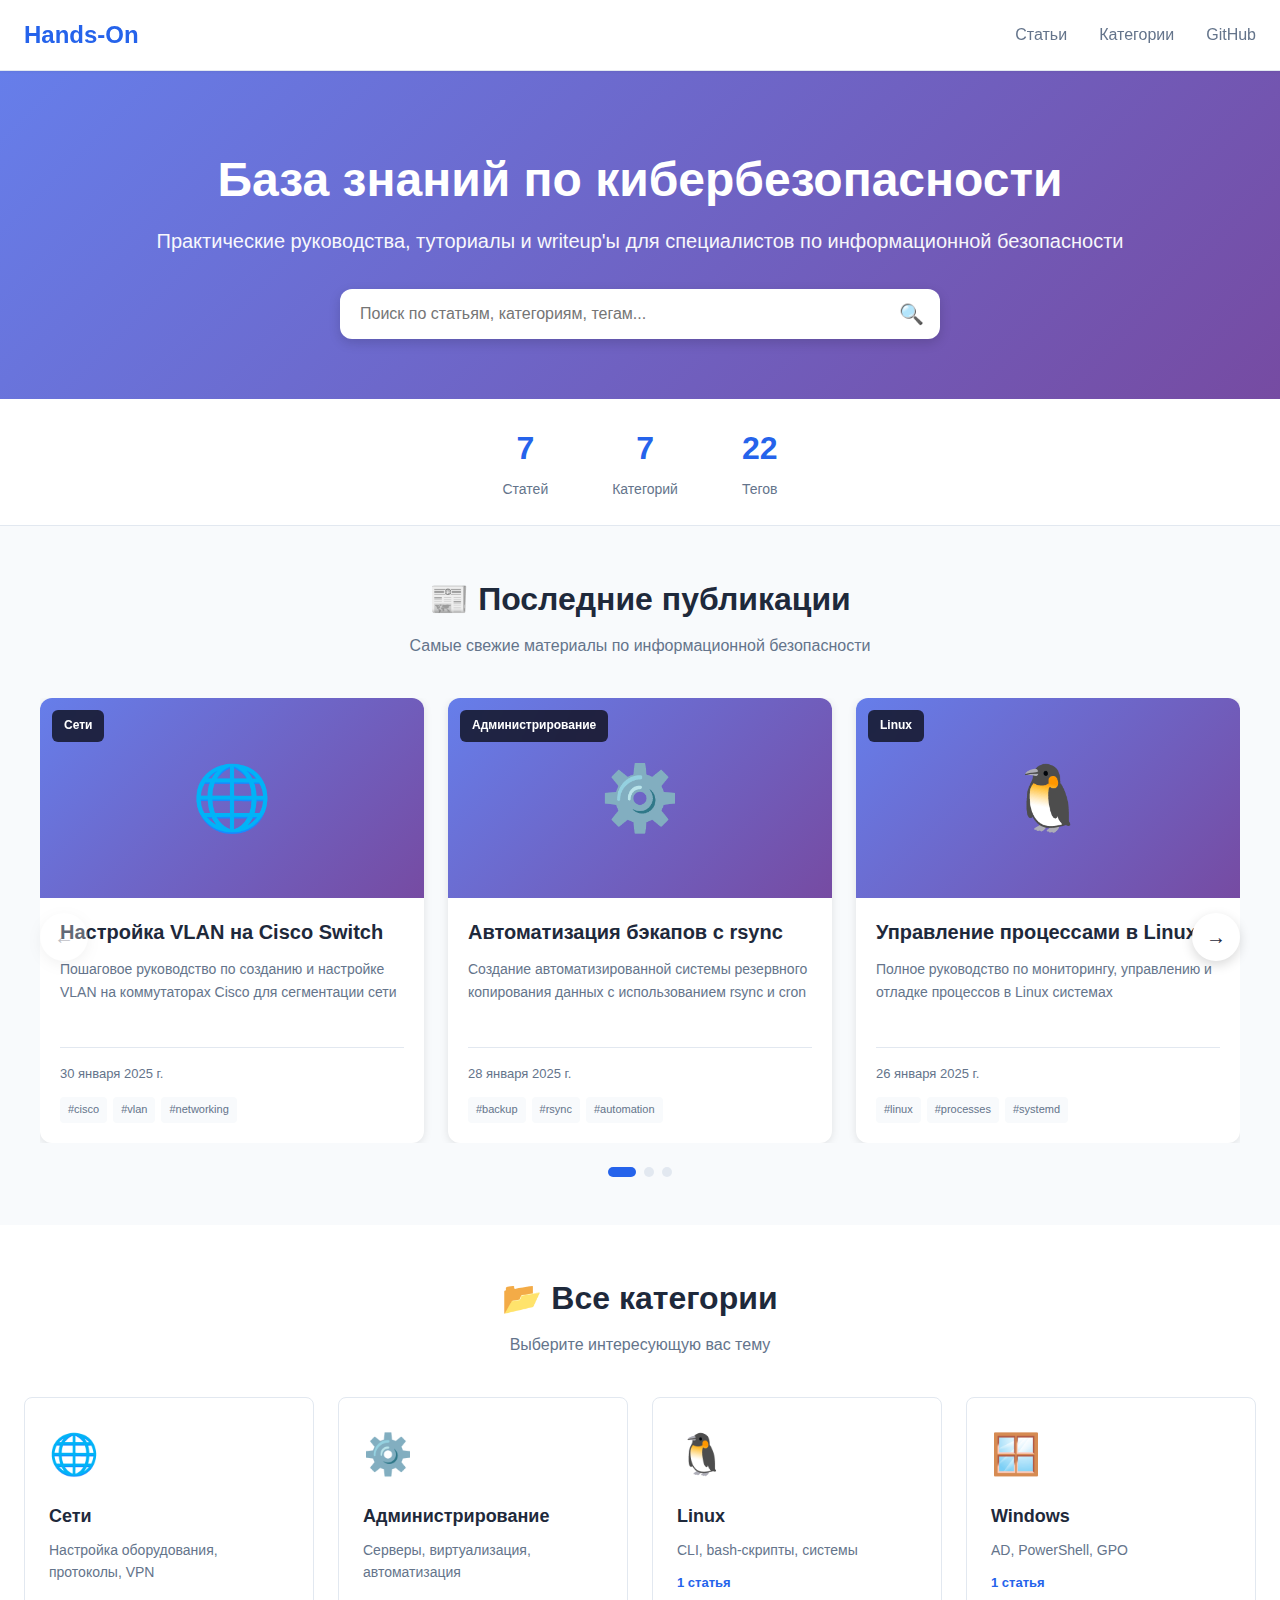
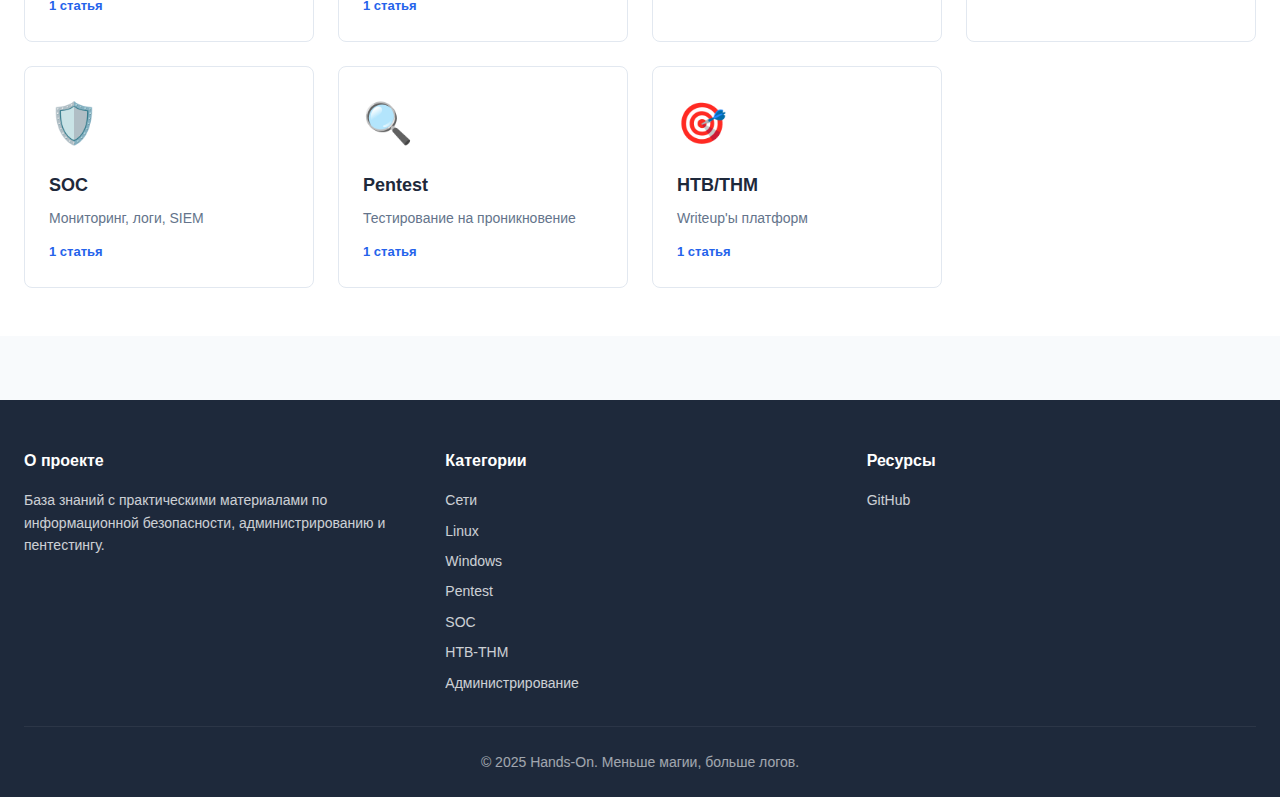
<file: index.html>
<!DOCTYPE html>
<html lang="ru">
<head>
    <meta charset="UTF-8">
    <meta name="viewport" content="width=device-width, initial-scale=1.0">
    <title>Hands-On - Практическая база знаний по сетям и ИБ</title>
    <style>
        * {
            margin: 0;
            padding: 0;
            box-sizing: border-box;
        }

        :root {
            --primary: #2563eb;
            --primary-dark: #1e40af;
            --secondary: #64748b;
            --success: #10b981;
            --bg: #ffffff;
            --bg-secondary: #f8fafc;
            --border: #e2e8f0;
            --text: #1e293b;
            --text-light: #64748b;
        }

        body {
            font-family: -apple-system, BlinkMacSystemFont, 'Segoe UI', Roboto, sans-serif;
            background: var(--bg-secondary);
            color: var(--text);
            line-height: 1.6;
        }

        .container {
            max-width: 1280px;
            margin: 0 auto;
            padding: 0 24px;
        }

        header {
            background: var(--bg);
            border-bottom: 1px solid var(--border);
            position: sticky;
            top: 0;
            z-index: 100;
            box-shadow: 0 1px 3px rgba(0,0,0,0.05);
        }

        .header-content {
            display: flex;
            justify-content: space-between;
            align-items: center;
            padding: 16px 0;
        }

        .logo {
            font-size: 24px;
            font-weight: 700;
            color: var(--primary);
            text-decoration: none;
            display: flex;
            align-items: center;
            gap: 8px;
        }

        nav {
            display: flex;
            gap: 32px;
            align-items: center;
        }

        nav a {
            color: var(--text-light);
            text-decoration: none;
            font-weight: 500;
            transition: color 0.2s;
        }

        nav a:hover {
            color: var(--primary);
        }

        .hero {
            background: linear-gradient(135deg, #667eea 0%, #764ba2 100%);
            color: white;
            padding: 80px 0 60px;
            text-align: center;
        }

        .hero h1 {
            font-size: 48px;
            font-weight: 800;
            margin-bottom: 16px;
            line-height: 1.2;
        }

        .hero p {
            font-size: 20px;
            opacity: 0.95;
            margin-bottom: 32px;
        }

        .search-wrapper {
            max-width: 600px;
            margin: 0 auto;
            position: relative;
        }

        .search-box {
            width: 100%;
            padding: 16px 48px 16px 20px;
            border: none;
            border-radius: 12px;
            font-size: 16px;
            box-shadow: 0 4px 12px rgba(0,0,0,0.15);
        }

        .search-icon {
            position: absolute;
            right: 16px;
            top: 50%;
            transform: translateY(-50%);
            font-size: 20px;
        }

        .search-results {
            display: none;
            position: absolute;
            top: 100%;
            left: 0;
            right: 0;
            background: white;
            border-radius: 8px;
            box-shadow: 0 8px 24px rgba(0,0,0,0.15);
            margin-top: 8px;
            max-height: 400px;
            overflow-y: auto;
            z-index: 50;
        }

        .search-results.active {
            display: block;
        }

        .search-result-item {
            padding: 12px 16px;
            border-bottom: 1px solid var(--border);
            cursor: pointer;
            text-decoration: none;
            display: block;
            color: var(--text);
        }

        .search-result-item:hover {
            background: var(--bg-secondary);
        }

        .search-result-title {
            font-weight: 600;
            margin-bottom: 4px;
        }

        .search-result-category {
            font-size: 12px;
            color: var(--text-light);
        }

        .stats-bar {
            background: var(--bg);
            padding: 24px 0;
            border-bottom: 1px solid var(--border);
        }

        .stats {
            display: flex;
            justify-content: center;
            gap: 64px;
            flex-wrap: wrap;
        }

        .stat-item {
            text-align: center;
        }

        .stat-number {
            font-size: 32px;
            font-weight: 700;
            color: var(--primary);
        }

        .stat-label {
            font-size: 14px;
            color: var(--text-light);
            margin-top: 4px;
        }

        /* Featured Articles Carousel */
        .featured-section {
            padding: 48px 0;
        }

        .section-header {
            text-align: center;
            margin-bottom: 40px;
        }

        .section-title {
            font-size: 32px;
            font-weight: 700;
            color: var(--text);
            margin-bottom: 8px;
        }

        .section-subtitle {
            color: var(--text-light);
            font-size: 16px;
        }

        .carousel-container {
            position: relative;
            max-width: 1200px;
            margin: 0 auto;
        }

        .carousel-wrapper {
            overflow: hidden;
        }

        .carousel-track {
            display: flex;
            gap: 24px;
            transition: transform 0.5s ease;
        }

        .featured-card {
            min-width: calc(33.333% - 16px);
            background: var(--bg);
            border-radius: 12px;
            overflow: hidden;
            box-shadow: 0 2px 8px rgba(0,0,0,0.1);
            transition: all 0.3s;
            text-decoration: none;
            display: flex;
            flex-direction: column;
        }

        .featured-card:hover {
            transform: translateY(-8px);
            box-shadow: 0 8px 24px rgba(0,0,0,0.15);
        }

        .featured-thumbnail {
            width: 100%;
            height: 200px;
            background: linear-gradient(135deg, #667eea 0%, #764ba2 100%);
            display: flex;
            align-items: center;
            justify-content: center;
            font-size: 64px;
            position: relative;
        }

        .featured-category {
            position: absolute;
            top: 12px;
            left: 12px;
            padding: 6px 12px;
            background: rgba(0,0,0,0.7);
            color: white;
            border-radius: 6px;
            font-size: 12px;
            font-weight: 600;
            backdrop-filter: blur(10px);
        }

        .featured-content {
            padding: 20px;
            flex-grow: 1;
            display: flex;
            flex-direction: column;
        }

        .featured-title {
            font-size: 20px;
            font-weight: 600;
            color: var(--text);
            margin-bottom: 12px;
            line-height: 1.4;
        }

        .featured-excerpt {
            color: var(--text-light);
            font-size: 14px;
            line-height: 1.6;
            margin-bottom: 16px;
            flex-grow: 1;
        }

        .featured-footer {
            display: flex;
            justify-content: space-between;
            align-items: center;
            padding-top: 16px;
            border-top: 1px solid var(--border);
        }

        .featured-date {
            color: var(--text-light);
            font-size: 13px;
        }

        .featured-tags {
            display: flex;
            gap: 6px;
            flex-wrap: wrap;
        }

        .tag {
            padding: 4px 8px;
            background: var(--bg-secondary);
            color: var(--text-light);
            border-radius: 4px;
            font-size: 11px;
        }

        .carousel-controls {
            position: absolute;
            top: 50%;
            transform: translateY(-50%);
            width: 100%;
            display: flex;
            justify-content: space-between;
            pointer-events: none;
            padding: 0 -50px;
        }

        .carousel-btn {
            width: 48px;
            height: 48px;
            border-radius: 50%;
            border: none;
            background: var(--bg);
            box-shadow: 0 4px 12px rgba(0,0,0,0.15);
            cursor: pointer;
            display: flex;
            align-items: center;
            justify-content: center;
            font-size: 20px;
            transition: all 0.3s;
            pointer-events: all;
            color: var(--text);
        }

        .carousel-btn:hover {
            background: var(--primary);
            color: white;
            transform: scale(1.1);
        }

        .carousel-btn:disabled {
            opacity: 0.3;
            cursor: not-allowed;
        }

        .carousel-dots {
            display: flex;
            justify-content: center;
            gap: 8px;
            margin-top: 24px;
        }

        .dot {
            width: 10px;
            height: 10px;
            border-radius: 50%;
            background: var(--border);
            cursor: pointer;
            transition: all 0.3s;
        }

        .dot.active {
            background: var(--primary);
            width: 28px;
            border-radius: 5px;
        }

        /* Categories Section */
        .categories-section {
            padding: 48px 0;
            background: var(--bg);
        }

        .categories-grid {
            display: grid;
            grid-template-columns: repeat(auto-fit, minmax(280px, 1fr));
            gap: 24px;
            margin-top: 32px;
        }

        .category-card {
            border: 1px solid var(--border);
            border-radius: 8px;
            padding: 24px;
            text-decoration: none;
            display: block;
            transition: all 0.3s;
            background: var(--bg);
        }

        .category-card:hover {
            border-color: var(--primary);
            transform: translateY(-2px);
            box-shadow: 0 4px 12px rgba(37, 99, 235, 0.1);
        }

        .category-icon {
            font-size: 40px;
            margin-bottom: 16px;
            display: block;
        }

        .category-name {
            font-size: 18px;
            font-weight: 600;
            color: var(--text);
            margin-bottom: 8px;
        }

        .category-description {
            font-size: 14px;
            color: var(--text-light);
            margin-bottom: 12px;
        }

        .category-count {
            font-size: 13px;
            color: var(--primary);
            font-weight: 600;
        }

        footer {
            background: var(--text);
            color: var(--bg-secondary);
            padding: 48px 0 24px;
            margin-top: 64px;
        }

        .footer-content {
            display: grid;
            grid-template-columns: repeat(auto-fit, minmax(200px, 1fr));
            gap: 32px;
            margin-bottom: 32px;
        }

        .footer-section h3 {
            font-size: 16px;
            font-weight: 700;
            margin-bottom: 16px;
            color: white;
        }

        .footer-links {
            display: flex;
            flex-direction: column;
            gap: 8px;
        }

        .footer-links a {
            color: var(--bg-secondary);
            text-decoration: none;
            font-size: 14px;
            opacity: 0.8;
        }

        .footer-links a:hover {
            opacity: 1;
            color: white;
        }

        .footer-bottom {
            text-align: center;
            padding-top: 24px;
            border-top: 1px solid rgba(255,255,255,0.1);
            opacity: 0.6;
            font-size: 14px;
        }

        @media (max-width: 968px) {
            .hero h1 {
                font-size: 36px;
            }

            .featured-card {
                min-width: calc(50% - 12px);
            }

            .stats {
                gap: 32px;
            }
        }

        @media (max-width: 640px) {
            .featured-card {
                min-width: 100%;
            }

            .carousel-controls {
                padding: 0 8px;
            }

            .carousel-btn {
                width: 40px;
                height: 40px;
                font-size: 16px;
            }
        }
    </style>
</head>
<body>
    <header>
        <div class="container">
            <div class="header-content">
                <a href="index.html" class="logo">
                    <span>Hands-On</span>
                </a>
                <nav>
                    <a href="#featured">Статьи</a>
                    <a href="#categories">Категории</a>
                    <a href="https://github.com/mnuryyev" target="_blank">GitHub</a>
                </nav>
            </div>
        </div>
    </header>

    <section class="hero">
        <div class="container">
            <h1>База знаний по кибербезопасности</h1>
            <p>Практические руководства, туториалы и writeup'ы для специалистов по информационной безопасности</p>
            
            <div class="search-wrapper">
                <input type="text" class="search-box" id="searchInput" placeholder="Поиск по статьям, категориям, тегам...">
                <span class="search-icon">🔍</span>
                <div class="search-results" id="searchResults"></div>
            </div>
        </div>
    </section>

    <section class="stats-bar">
        <div class="container">
            <div class="stats">
                <div class="stat-item">
                    <div class="stat-number" id="totalArticles">0</div>
                    <div class="stat-label">Статей</div>
                </div>
                <div class="stat-item">
                    <div class="stat-number" id="totalCategories">0</div>
                    <div class="stat-label">Категорий</div>
                </div>
                <div class="stat-item">
                    <div class="stat-number" id="totalTags">0</div>
                    <div class="stat-label">Тегов</div>
                </div>
            </div>
        </div>
    </section>

    <section class="featured-section" id="featured">
        <div class="container">
            <div class="section-header">
                <h2 class="section-title">📰 Последние публикации</h2>
                <p class="section-subtitle">Самые свежие материалы по информационной безопасности</p>
            </div>

            <div class="carousel-container">
                <div class="carousel-wrapper">
                    <div class="carousel-track" id="carouselTrack"></div>
                </div>
                <div class="carousel-controls">
                    <button class="carousel-btn" id="prevBtn">←</button>
                    <button class="carousel-btn" id="nextBtn">→</button>
                </div>
                <div class="carousel-dots" id="carouselDots"></div>
            </div>
        </div>
    </section>

    <section class="categories-section" id="categories">
        <div class="container">
            <div class="section-header">
                <h2 class="section-title">📂 Все категории</h2>
                <p class="section-subtitle">Выберите интересующую вас тему</p>
            </div>
            <div class="categories-grid" id="categoriesGrid"></div>
        </div>
    </section>

    <footer>
        <div class="container">
            <div class="footer-content">
                <div class="footer-section">
                    <h3>О проекте</h3>
                    <p style="opacity: 0.8; font-size: 14px; margin-top: 8px;">
                        База знаний с практическими материалами по информационной безопасности, администрированию и пентестингу.
                    </p>
                </div>
                <div class="footer-section">
                    <h3>Категории</h3>
                    <div class="footer-links">
                        <a href="networks/index.html">Сети</a>
                        <a href="linux/index.html">Linux</a>
                        <a href="windows/index.html">Windows</a>
                        <a href="pentest/index.html">Pentest</a>
                        <a href="soc/index.html">SOC</a>
                        <a href="htb/index.html">HTB-THM</a>
                        <a href="admin/index.html">Администрирование</a>
                    </div>
                </div>
                <div class="footer-section">
                    <h3>Ресурсы</h3>
                    <div class="footer-links">
                        <a href="https://github.com/mnuryyev" target="_blank">GitHub</a>
                    </div>
                </div>
            </div>
            <div class="footer-bottom">
                <p>&copy; 2025 Hands-On. Меньше магии, больше логов.</p>
            </div>
        </div>
    </footer>

    <script>
        const articles = [
            {
                id: 1,
                title: 'Настройка VLAN на Cisco Switch',
                category: 'Сети',
                categoryUrl: 'networks',
                url: 'networks/vlan-cisco.html',
                date: '2025-01-30',
                excerpt: 'Пошаговое руководство по созданию и настройке VLAN на коммутаторах Cisco для сегментации сети',
                tags: ['cisco', 'vlan', 'networking']
            },
            {
                id: 2,
                title: 'Автоматизация бэкапов с rsync',
                category: 'Администрирование',
                categoryUrl: 'admin',
                url: 'admin/rsync-backup.html',
                date: '2025-01-28',
                excerpt: 'Создание автоматизированной системы резервного копирования данных с использованием rsync и cron',
                tags: ['backup', 'rsync', 'automation']
            },
            {
                id: 3,
                title: 'Управление процессами в Linux',
                category: 'Linux',
                categoryUrl: 'linux',
                url: 'linux/process-management.html',
                date: '2025-01-26',
                excerpt: 'Полное руководство по мониторингу, управлению и отладке процессов в Linux системах',
                tags: ['linux', 'processes', 'systemd']
            },
            {
                id: 4,
                title: 'PowerShell: Управление пользователями AD',
                category: 'Windows',
                categoryUrl: 'windows',
                url: 'windows/powershell-ad.html',
                date: '2025-01-24',
                excerpt: 'Автоматизация управления пользователями Active Directory с помощью PowerShell скриптов',
                tags: ['powershell', 'active-directory', 'windows']
            },
            {
                id: 5,
                title: 'Анализ логов с grep и awk',
                category: 'SOC',
                categoryUrl: 'soc',
                url: 'soc/log-analysis.html',
                date: '2025-01-22',
                excerpt: 'Эффективные техники поиска угроз и анализа инцидентов в логах с помощью grep, awk и других инструментов',
                tags: ['logs', 'soc', 'grep', 'awk']
            },
            {
                id: 6,
                title: 'Разведка с помощью Nmap',
                category: 'Pentest',
                categoryUrl: 'pentest',
                url: 'pentest/nmap-guide.html',
                date: '2025-01-20',
                excerpt: 'Комплексное руководство по использованию Nmap для разведки и сканирования сетей',
                tags: ['nmap', 'recon', 'scanning']
            },
            {
                id: 7,
                title: '[HTB] Lame - Walkthrough',
                category: 'HTB/THM',
                categoryUrl: 'htb',
                url: 'htb/lame-walkthrough.html',
                date: '2025-01-18',
                excerpt: 'Подробный разбор машины Lame с HackTheBox: эксплуатация Samba 3.0.20 и получение root доступа',
                tags: ['htb', 'writeup', 'samba', 'linux']
            }
        ];

        const categories = [
            { name: 'Сети', icon: '🌐', url: 'networks/index.html', description: 'Настройка оборудования, протоколы, VPN', categoryUrl: 'networks' },
            { name: 'Администрирование', icon: '⚙️', url: 'admin/index.html', description: 'Серверы, виртуализация, автоматизация', categoryUrl: 'admin' },
            { name: 'Linux', icon: '🐧', url: 'linux/index.html', description: 'CLI, bash-скрипты, системы', categoryUrl: 'linux' },
            { name: 'Windows', icon: '🪟', url: 'windows/index.html', description: 'AD, PowerShell, GPO', categoryUrl: 'windows' },
            { name: 'SOC', icon: '🛡️', url: 'soc/index.html', description: 'Мониторинг, логи, SIEM', categoryUrl: 'soc' },
            { name: 'Pentest', icon: '🔍', url: 'pentest/index.html', description: 'Тестирование на проникновение', categoryUrl: 'pentest' },
            { name: 'HTB/THM', icon: '🎯', url: 'htb/index.html', description: 'Writeup\'ы платформ', categoryUrl: 'htb' }
        ];

        let currentSlide = 0;
        let totalSlides = 0;

        const categoryIcons = {
            'Сети': '🌐',
            'Администрирование': '⚙️',
            'Linux': '🐧',
            'Windows': '🪟',
            'SOC': '🛡️',
            'Pentest': '🔍',
            'HTB/THM': '🎯'
        };

        function formatDate(dateStr) {
            const options = { year: 'numeric', month: 'long', day: 'numeric' };
            return new Date(dateStr).toLocaleDateString('ru-RU', options);
        }

        function updateStats() {
            const allTags = [...new Set(articles.flatMap(a => a.tags))];
            document.getElementById('totalArticles').textContent = articles.length;
            document.getElementById('totalCategories').textContent = categories.length;
            document.getElementById('totalTags').textContent = allTags.length;
        }

        function getCategoryCount(categoryUrl) {
            return articles.filter(a => a.categoryUrl === categoryUrl).length;
        }

        function renderCarousel() {
            const track = document.getElementById('carouselTrack');
            const sortedArticles = [...articles].sort((a, b) => new Date(b.date) - new Date(a.date));
            
            totalSlides = Math.ceil(sortedArticles.length / 3);

            track.innerHTML = sortedArticles.map(article => `
                <a href="${article.url}" class="featured-card">
                    <div class="featured-thumbnail">
                        ${categoryIcons[article.category] || '📄'}
                        <span class="featured-category">${article.category}</span>
                    </div>
                    <div class="featured-content">
                        <div class="featured-title">${article.title}</div>
                        <div class="featured-excerpt">${article.excerpt}</div>
                        <div class="featured-footer">
                            <span class="featured-date">${formatDate(article.date)}</span>
                        </div>
                        <div class="featured-tags" style="margin-top: 12px;">
                            ${article.tags.slice(0, 3).map(tag => `<span class="tag">#${tag}</span>`).join('')}
                        </div>
                    </div>
                </a>
            `).join('');

            renderDots();
            updateCarousel();
        }

        function renderDots() {
            const dotsContainer = document.getElementById('carouselDots');
            dotsContainer.innerHTML = Array.from({length: totalSlides}, (_, i) => 
                `<span class="dot ${i === 0 ? 'active' : ''}" onclick="goToSlide(${i})"></span>`
            ).join('');
        }

        function updateCarousel() {
            const track = document.getElementById('carouselTrack');
            const cardWidth = track.children[0] ? track.children[0].offsetWidth : 0;
            const gap = 24;
            const offset = currentSlide * (cardWidth * 3 + gap * 3);
            track.style.transform = `translateX(-${offset}px)`;

            document.querySelectorAll('.dot').forEach((dot, i) => {
                dot.classList.toggle('active', i === currentSlide);
            });

            document.getElementById('prevBtn').disabled = currentSlide === 0;
            document.getElementById('nextBtn').disabled = currentSlide >= totalSlides - 1;
        }

        function goToSlide(index) {
            currentSlide = Math.max(0, Math.min(index, totalSlides - 1));
            updateCarousel();
        }

        function nextSlide() {
            if (currentSlide < totalSlides - 1) {
                goToSlide(currentSlide + 1);
            }
        }

        function prevSlide() {
            if (currentSlide > 0) {
                goToSlide(currentSlide - 1);
            }
        }

        function renderCategories() {
            const container = document.getElementById('categoriesGrid');
            container.innerHTML = categories.map(cat => {
                const count = getCategoryCount(cat.categoryUrl);
                const word = count === 1 ? 'статья' : count < 5 ? 'статьи' : 'статей';
                return `
                    <a href="${cat.url}" class="category-card">
                        <span class="category-icon">${cat.icon}</span>
                        <div class="category-name">${cat.name}</div>
                        <div class="category-description">${cat.description}</div>
                        <div class="category-count">${count} ${word}</div>
                    </a>
                `;
            }).join('');
        }

        function performSearch(query) {
            const results = document.getElementById('searchResults');
            const lowerQuery = query.toLowerCase();
            
            if (!query.trim()) {
                results.classList.remove('active');
                return;
            }

            const matches = articles.filter(article => 
                article.title.toLowerCase().includes(lowerQuery) ||
                article.category.toLowerCase().includes(lowerQuery) ||
                article.excerpt.toLowerCase().includes(lowerQuery) ||
                article.tags.some(tag => tag.toLowerCase().includes(lowerQuery))
            );

            if (matches.length > 0) {
                results.innerHTML = matches.map(article => `
                    <a href="${article.url}" class="search-result-item">
                        <div class="search-result-title">${article.title}</div>
                        <div class="search-result-category">${article.category} • ${formatDate(article.date)}</div>
                    </a>
                `).join('');
                results.classList.add('active');
            } else {
                results.innerHTML = '<div class="search-result-item"><div class="search-result-title">Ничего не найдено</div></div>';
                results.classList.add('active');
            }
        }

        document.getElementById('searchInput').addEventListener('input', (e) => {
            performSearch(e.target.value);
        });

        document.addEventListener('click', (e) => {
            if (!e.target.closest('.search-wrapper')) {
                document.getElementById('searchResults').classList.remove('active');
            }
        });

        document.getElementById('prevBtn').addEventListener('click', prevSlide);
        document.getElementById('nextBtn').addEventListener('click', nextSlide);

        // Auto-play carousel every 6 seconds
        setInterval(() => {
            if (currentSlide < totalSlides - 1) {
                nextSlide();
            } else {
                goToSlide(0);
            }
        }, 6000);

        // Update carousel on window resize
        window.addEventListener('resize', updateCarousel);

        // Initialize
        updateStats();
        renderCarousel();
        renderCategories();
    </script>
</body>
</html>
</file>
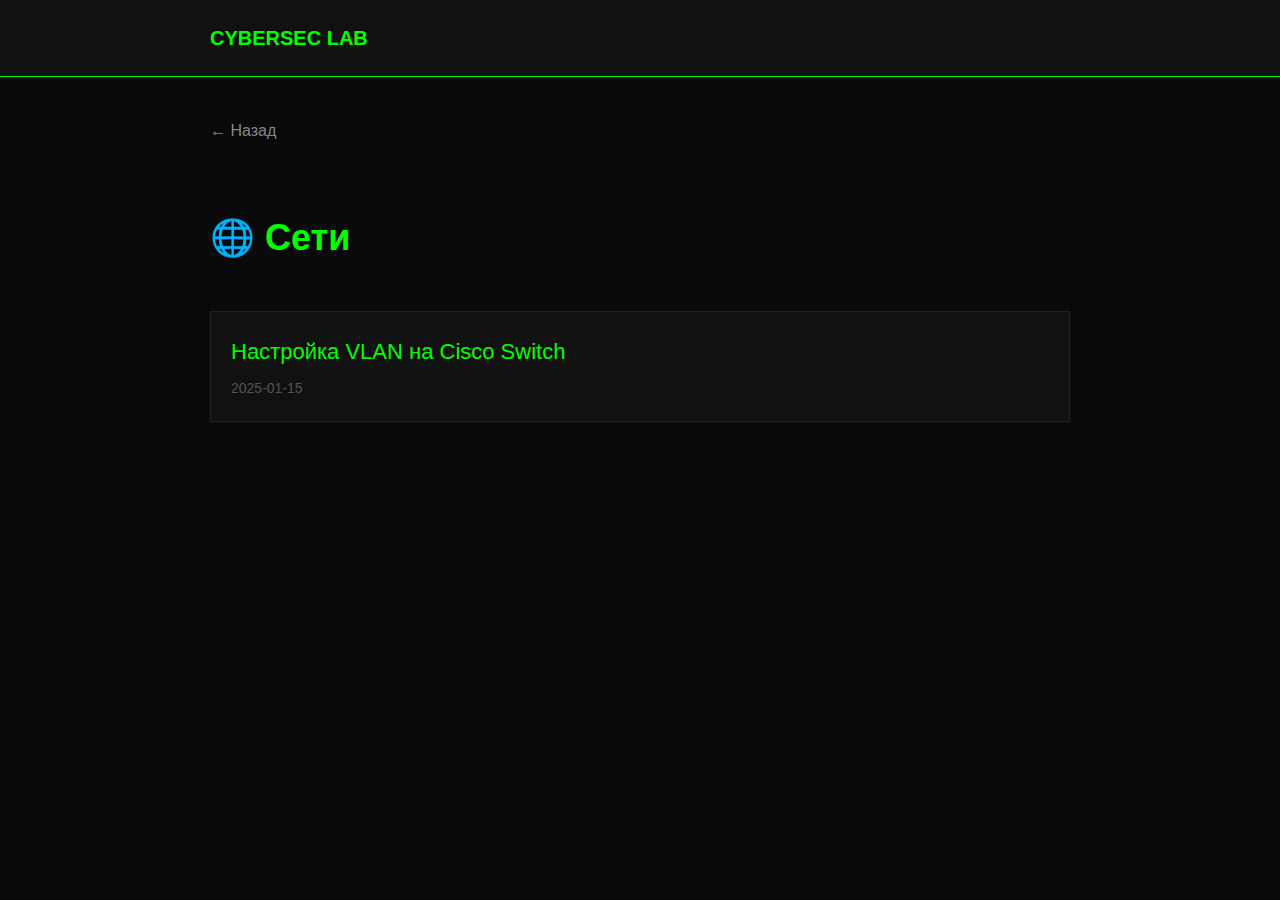
<file: networks/index.html>
<!DOCTYPE html>
<html lang="ru">
<head>
    <meta charset="UTF-8">
    <meta name="viewport" content="width=device-width, initial-scale=1.0">
    <title>Сети - CyberSec Lab</title>
    <link rel="stylesheet" href="../style.css">
</head>
<body>
    <header>
        <div class="header-content">
            <a href="../index.html" class="logo">CYBERSEC LAB</a>
        </div>
    </header>

    <div class="container">
        <a href="../index.html" class="back-link">← Назад</a>
        <h1>🌐 Сети</h1>

        <div class="article-list">
            <a href="vlan-cisco.html" class="article-item">
                <div class="article-title">Настройка VLAN на Cisco Switch</div>
                <div class="article-date">2025-01-15</div>
            </a>
        </div>
    </div>
</body>
</html>
</file>
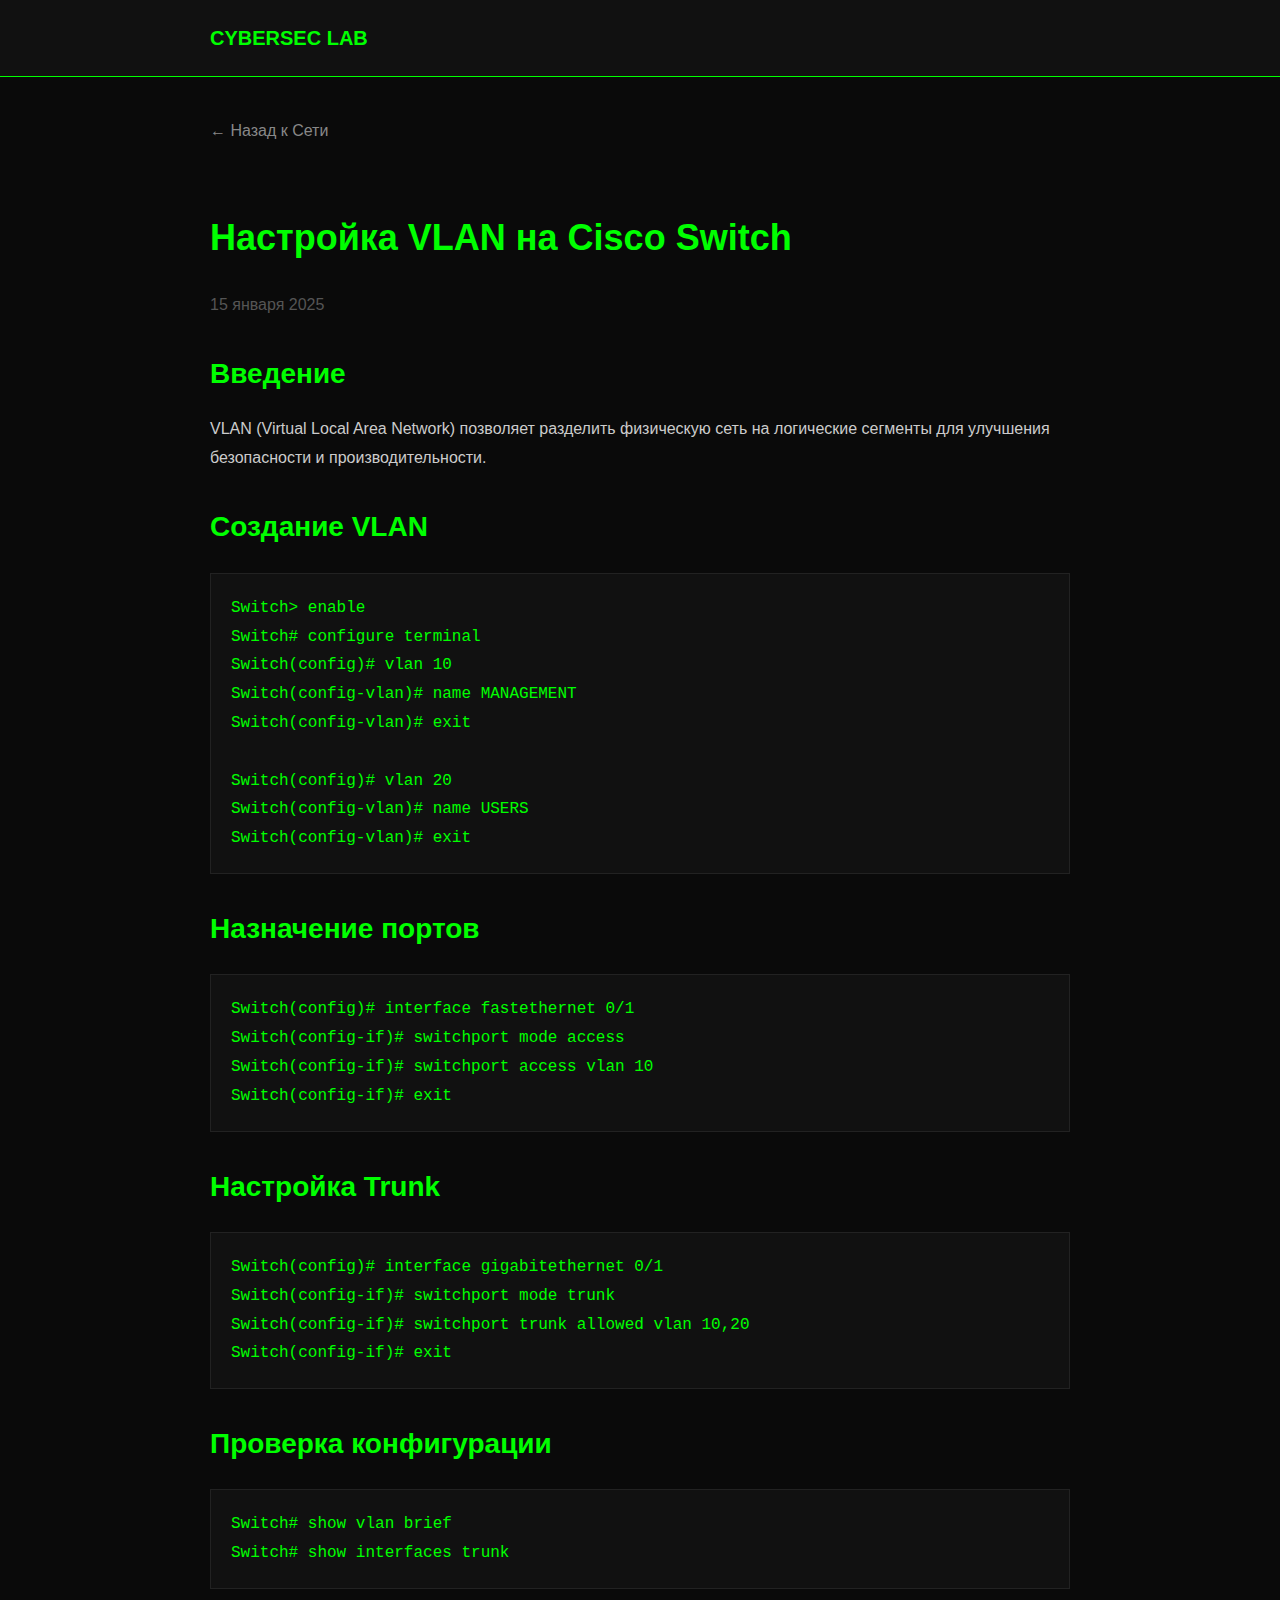
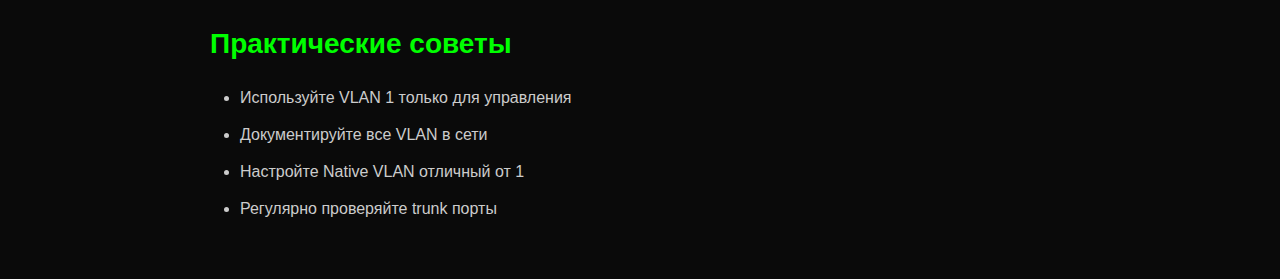
<file: networks/dhcp.html>
<!DOCTYPE html>
<html lang="ru">
<head>
    <meta charset="UTF-8">
    <meta name="viewport" content="width=device-width, initial-scale=1.0">
    <title>Настройка VLAN на Cisco - CyberSec Lab</title>
    <link rel="stylesheet" href="../style.css">
</head>
<body>
    <header>
        <div class="header-content">
            <a href="../index.html" class="logo">CYBERSEC LAB</a>
        </div>
    </header>

    <div class="container">
        <a href="index.html" class="back-link">← Назад к Сети</a>
        
        <h1>Настройка VLAN на Cisco Switch</h1>
        <p style="color: #555;">15 января 2025</p>

        <h2>Введение</h2>
        <p>VLAN (Virtual Local Area Network) позволяет разделить физическую сеть на логические сегменты для улучшения безопасности и производительности.</p>

        <h2>Создание VLAN</h2>
        <pre><code>Switch> enable
Switch# configure terminal
Switch(config)# vlan 10
Switch(config-vlan)# name MANAGEMENT
Switch(config-vlan)# exit

Switch(config)# vlan 20
Switch(config-vlan)# name USERS
Switch(config-vlan)# exit</code></pre>

        <h2>Назначение портов</h2>
        <pre><code>Switch(config)# interface fastethernet 0/1
Switch(config-if)# switchport mode access
Switch(config-if)# switchport access vlan 10
Switch(config-if)# exit</code></pre>

        <h2>Настройка Trunk</h2>
        <pre><code>Switch(config)# interface gigabitethernet 0/1
Switch(config-if)# switchport mode trunk
Switch(config-if)# switchport trunk allowed vlan 10,20
Switch(config-if)# exit</code></pre>

        <h2>Проверка конфигурации</h2>
        <pre><code>Switch# show vlan brief
Switch# show interfaces trunk</code></pre>

        <h2>Практические советы</h2>
        <ul>
            <li>Используйте VLAN 1 только для управления</li>
            <li>Документируйте все VLAN в сети</li>
            <li>Настройте Native VLAN отличный от 1</li>
            <li>Регулярно проверяйте trunk порты</li>
        </ul>
    </div>
</body>
</html>
</file>
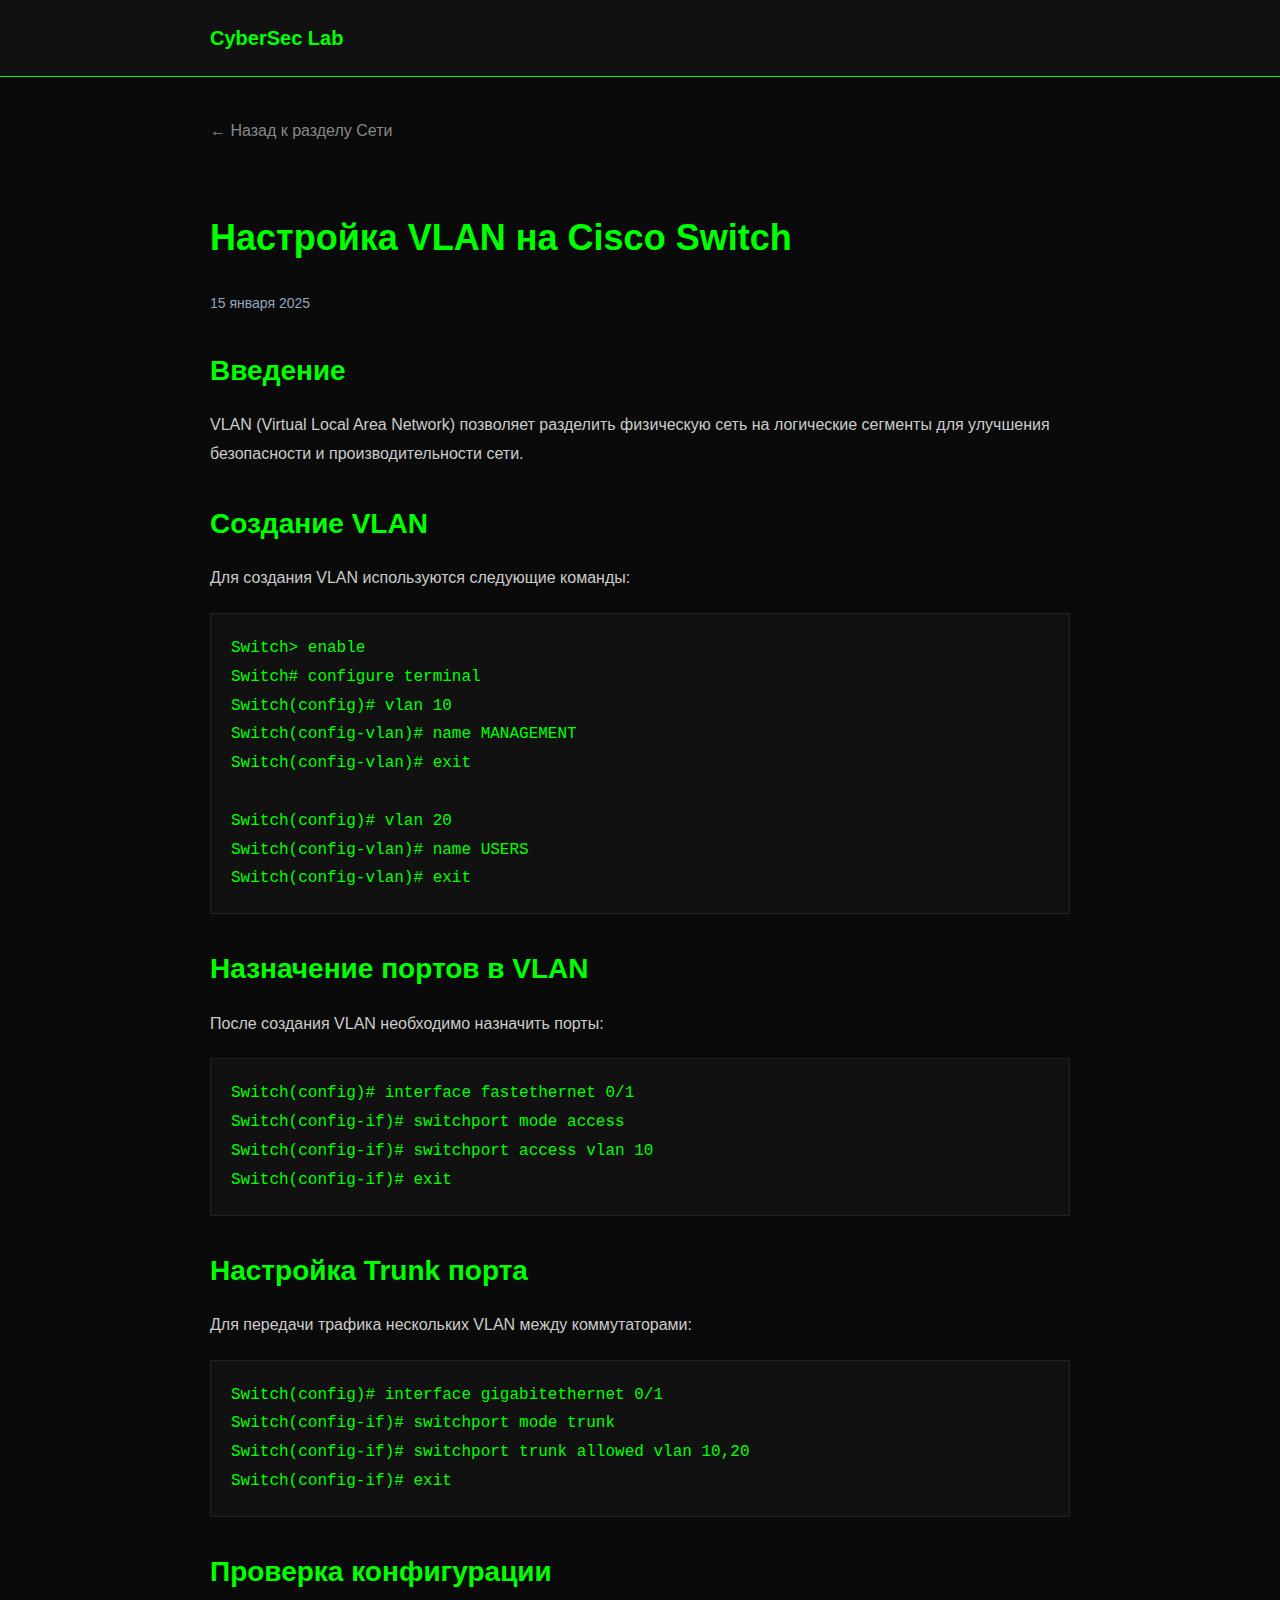
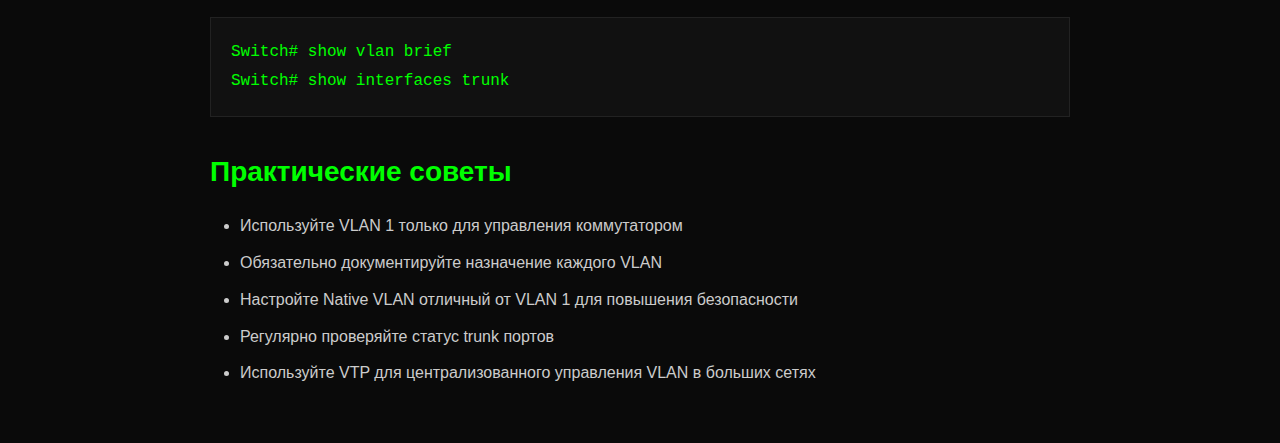
<file: networks/vlan-cisco.html>
<!DOCTYPE html>
<html lang="ru">
<head>
    <meta charset="UTF-8">
    <meta name="viewport" content="width=device-width, initial-scale=1.0">
    <title>Настройка VLAN на Cisco - CyberSec Lab</title>
    <link rel="stylesheet" href="../style.css">
</head>
<body>
    <header>
        <div class="header-content">
            <a href="../index.html" class="logo">CyberSec Lab</a>
        </div>
    </header>

    <div class="container">
        <a href="index.html" class="back-link">← Назад к разделу Сети</a>
        
        <div class="content">
            <h1>Настройка VLAN на Cisco Switch</h1>
            <p style="color: #94a3b8; font-size: 14px;">15 января 2025</p>

            <h2>Введение</h2>
            <p>VLAN (Virtual Local Area Network) позволяет разделить физическую сеть на логические сегменты для улучшения безопасности и производительности сети.</p>

            <h2>Создание VLAN</h2>
            <p>Для создания VLAN используются следующие команды:</p>
            <pre><code>Switch> enable
Switch# configure terminal
Switch(config)# vlan 10
Switch(config-vlan)# name MANAGEMENT
Switch(config-vlan)# exit

Switch(config)# vlan 20
Switch(config-vlan)# name USERS
Switch(config-vlan)# exit</code></pre>

            <h2>Назначение портов в VLAN</h2>
            <p>После создания VLAN необходимо назначить порты:</p>
            <pre><code>Switch(config)# interface fastethernet 0/1
Switch(config-if)# switchport mode access
Switch(config-if)# switchport access vlan 10
Switch(config-if)# exit</code></pre>

            <h2>Настройка Trunk порта</h2>
            <p>Для передачи трафика нескольких VLAN между коммутаторами:</p>
            <pre><code>Switch(config)# interface gigabitethernet 0/1
Switch(config-if)# switchport mode trunk
Switch(config-if)# switchport trunk allowed vlan 10,20
Switch(config-if)# exit</code></pre>

            <h2>Проверка конфигурации</h2>
            <pre><code>Switch# show vlan brief
Switch# show interfaces trunk</code></pre>

            <h2>Практические советы</h2>
            <ul>
                <li>Используйте VLAN 1 только для управления коммутатором</li>
                <li>Обязательно документируйте назначение каждого VLAN</li>
                <li>Настройте Native VLAN отличный от VLAN 1 для повышения безопасности</li>
                <li>Регулярно проверяйте статус trunk портов</li>
                <li>Используйте VTP для централизованного управления VLAN в больших сетях</li>
            </ul>
        </div>
    </div>
</body>
</html>
</file>
<file: style.css>
* {
    margin: 0;
    padding: 0;
    box-sizing: border-box;
}

body {
    font-family: -apple-system, BlinkMacSystemFont, 'Segoe UI', sans-serif;
    background: #0a0a0a;
    color: #e0e0e0;
    line-height: 1.8;
}

.container {
    max-width: 900px;
    margin: 0 auto;
    padding: 40px 20px;
}

header {
    background: #111;
    border-bottom: 1px solid #00ff00;
    padding: 20px 0;
}

.header-content {
    max-width: 900px;
    margin: 0 auto;
    padding: 0 20px;
}

.logo {
    font-size: 20px;
    font-weight: bold;
    color: #00ff00;
    text-decoration: none;
}

h1 {
    color: #00ff00;
    font-size: 36px;
    margin: 40px 0 20px;
}

h2 {
    color: #00ff00;
    font-size: 28px;
    margin: 30px 0 15px;
}

h3 {
    color: #00ff00;
    font-size: 22px;
    margin: 25px 0 10px;
}

p {
    margin-bottom: 15px;
    color: #ccc;
}

pre {
    background: #111;
    border: 1px solid #222;
    padding: 20px;
    overflow-x: auto;
    margin: 20px 0;
}

code {
    color: #00ff00;
    font-family: 'Courier New', monospace;
}

.back-link {
    color: #888;
    text-decoration: none;
    display: inline-block;
    margin-bottom: 20px;
}

.back-link:hover {
    color: #00ff00;
}

.article-list {
    margin-top: 40px;
}

.article-item {
    background: #111;
    border: 1px solid #222;
    padding: 20px;
    margin-bottom: 20px;
    text-decoration: none;
    display: block;
    transition: all 0.3s;
}

.article-item:hover {
    border-color: #00ff00;
}

.article-title {
    color: #00ff00;
    font-size: 22px;
    margin-bottom: 5px;
}

.article-date {
    color: #555;
    font-size: 14px;
}

ul, ol {
    margin-left: 30px;
    margin-bottom: 15px;
    color: #ccc;
}

li {
    margin-bottom: 8px;
}
</file>
